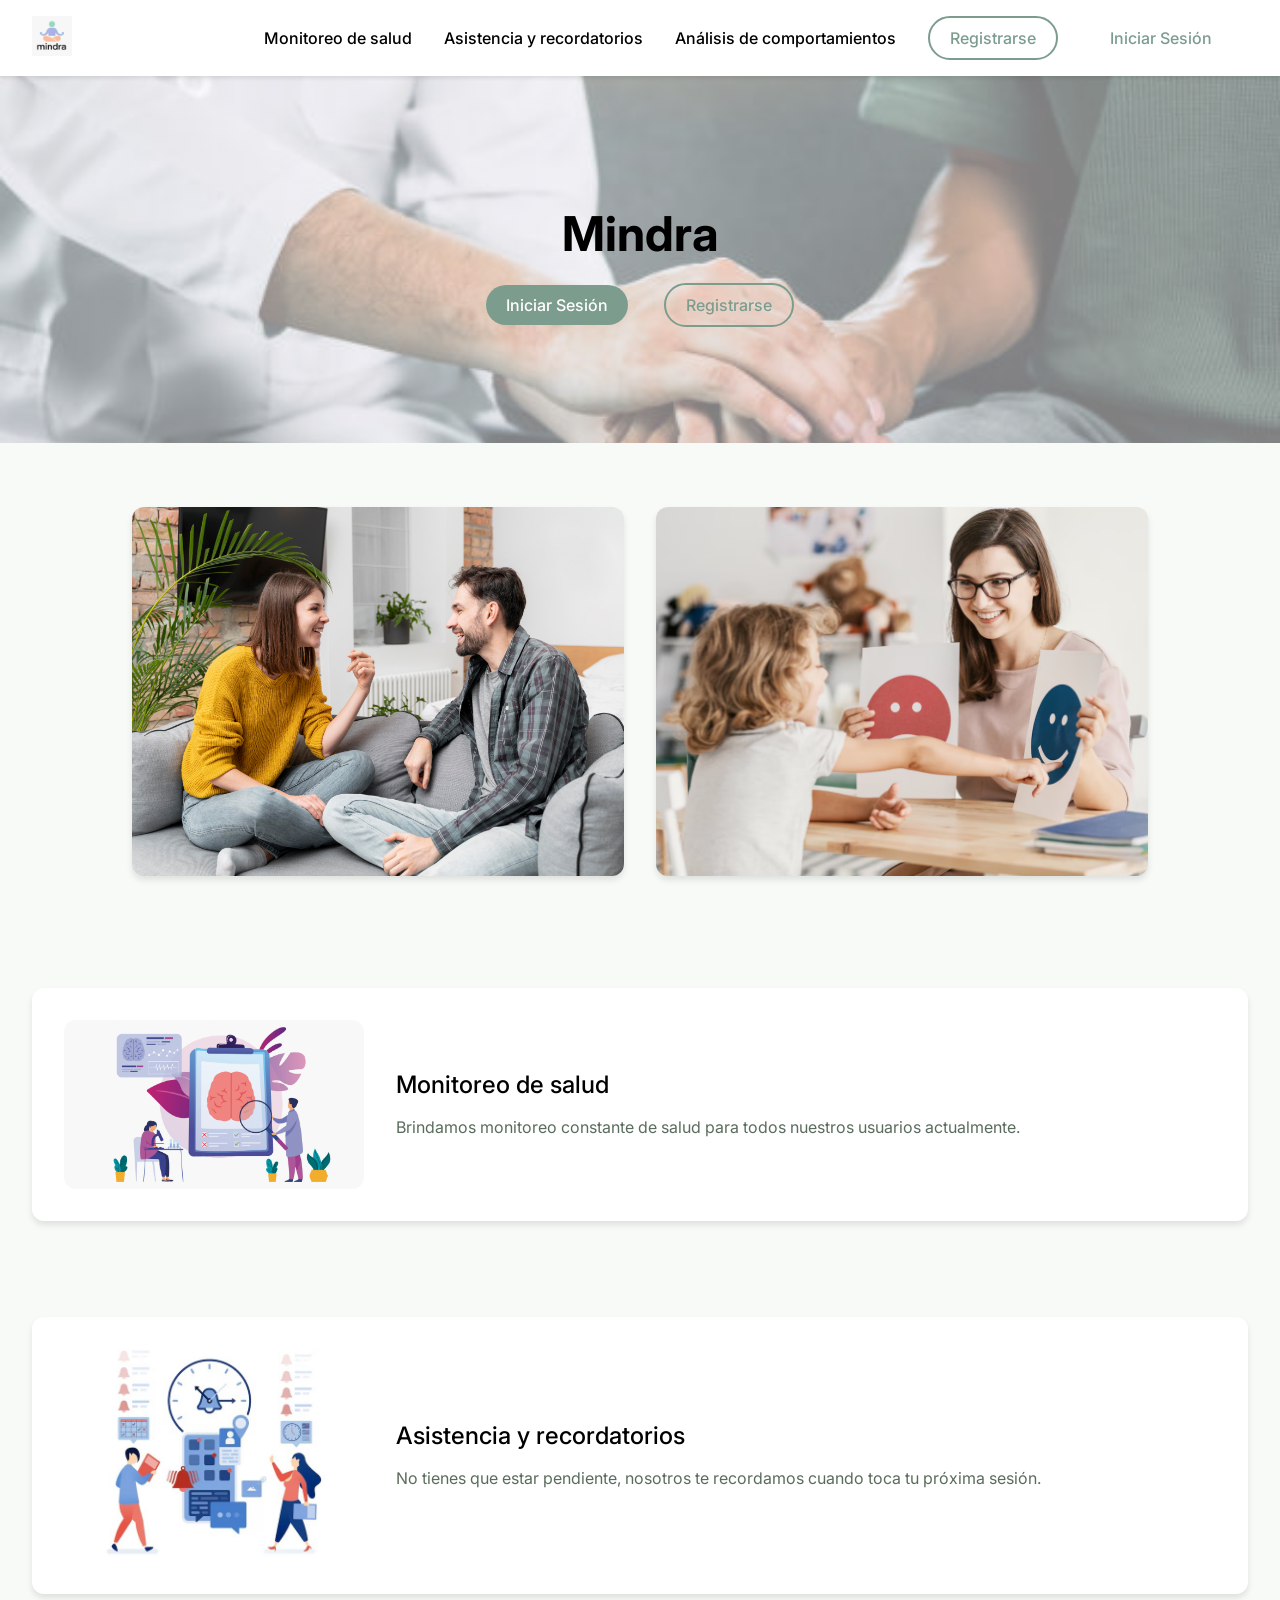
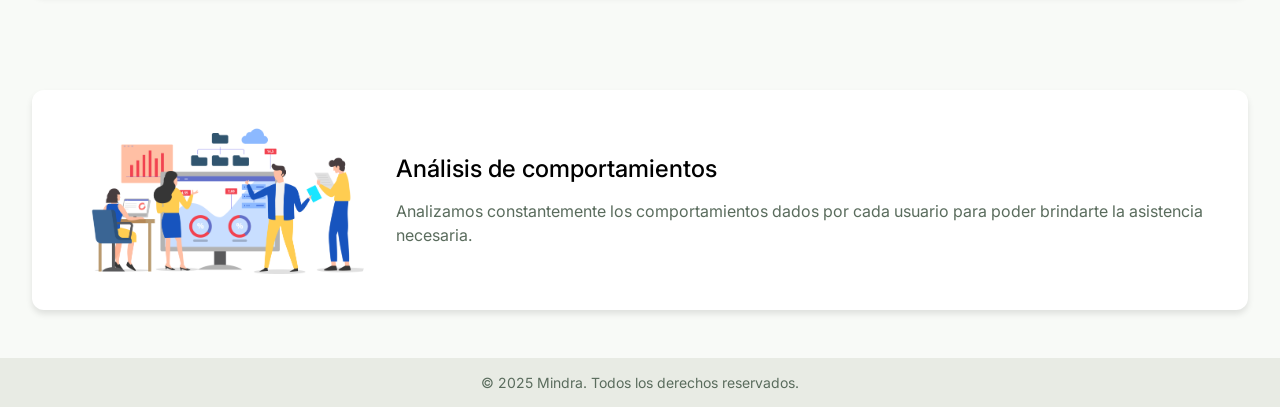
<file: public/index.html>
<!DOCTYPE html>
<html lang="es">
<head>
    <meta charset="UTF-8">
    <meta name="viewport" content="width=device-width, initial-scale=1.0">
    <title>Mindra</title>
    <link rel="stylesheet" href="assets/styles/styles.css">
    <link href="https://fonts.googleapis.com/css2?family=Inter:wght@400;500;700&display=swap" rel="stylesheet">
    <link rel="icon" type="image/x-icon" href="favicon.ico">
</head>
<body>
    <header>
        <div class="logo">
            <img src="assets/images/logo.jpg" alt="Mindra Logo" class="logo-img">
        </div>
        <nav>
            <div class="menu-toggle" id="menu-toggle">&#9776;</div>
            <ul id="menu" class="menu">
                <li><a href="#" id="Monitoreo">Monitoreo de salud</a></li>
                <li><a href="#" id="Asistencia">Asistencia y recordatorios</a></li>
                <li><a href="#" id="Analisis">Análisis de comportamientos</a></li>
                <li><a href="#" class="btn secondary">Registrarse</a></li>
                <li><a href="#" class="btn tertiary">Iniciar Sesión</a></li>
            </ul>
        </nav>
    </header>
    <main>
        <section id="hero" style="background-image: linear-gradient(rgba(255, 255, 255, 0.5), rgba(255, 255, 255, 0.5)), url('assets/images/hero.jpg');">
            <h1>Mindra</h1>
            <div class="btn-group">
                <a href="#login" class="btn primary">Iniciar Sesión</a>
                <a href="#register" class="btn secondary">Registrarse</a>
            </div>
        </section>
        <section class="image-section">
            <div class="image-container">
                <img src="assets/images/Pareja.jpg" alt="Pareja">
                <img src="assets/images/Psicologa.jpg" alt="Psicologa">
            </div>
        </section>
        
<section id="MonitoreoCard" class="card-section">
    <div class="card-horizontal">
        <img src="assets/images/monitoreo.jpg" alt="Monitoreo de salud" class="card-img-horizontal">
        <div class="card-text">
            <h3>Monitoreo de salud</h3>
            <p>Brindamos monitoreo constante de salud para todos nuestros usuarios actualmente.</p>
        </div>
    </div>
</section>


<section id="AsistenciaCard" class="card-section">
    <div class="card-horizontal">
        <img src="assets/images/recordatorios.jpg" alt="Asistencia y recordatorios" class="card-img-horizontal">
        <div class="card-text">
            <h3>Asistencia y recordatorios</h3>
            <p>No tienes que estar pendiente, nosotros te recordamos cuando toca tu próxima sesión.</p>
        </div>
    </div>
</section>


<section id="AnalisisCard" class="card-section">
    <div class="card-horizontal">
        <img src="assets/images/analisis.jpg" alt="Análisis de comportamientos" class="card-img-horizontal">
        <div class="card-text">
            <h3>Análisis de comportamientos</h3>
            <p>Analizamos constantemente los comportamientos dados por cada usuario para poder brindarte la asistencia necesaria.</p>
        </div>
    </div>
</section>

    </main>
    <footer>
        <p>© 2025 Mindra. Todos los derechos reservados.</p>
    </footer>

<template id="loginTemplate">
    <div class="modal" id="loginModal">
        <div class="modal-content">
            <span class="close" id="closeLogin">&times;</span>
            <h2>Iniciar Sesión</h2>
            <input type="text" placeholder="Correo">
            <input type="password" placeholder="Contraseña">
            <button class="btn primary">Entrar</button>
        </div>
    </div>
</template>

<template id="registerTemplate">
    <div class="modal" id="registerModal">
        <div class="modal-content">
            <span class="close" id="closeRegister">&times;</span>
            <h2>Registrarse</h2>
            <input type="text" placeholder="Nombre">
            <input type="email" placeholder="Correo">
            <input type="password" placeholder="Contraseña">
            <button class="btn primary">Registrarse</button>
        </div>
    </div>
</template>
<script src="assets/scripts/main.js"></script>
</body>
</html>
</file>
<file: public/assets/styles/styles.css>
* {
    margin: 0;
    padding: 0;
    box-sizing: border-box;
    font-family: 'Inter', sans-serif;
}

header {
    position: sticky;
    top: 0;
    z-index: 1000;
    display: flex;
    justify-content: space-between;
    align-items: center;
    padding: 1rem 2rem;
    background-color: rgba(255, 255, 255, 0.9);
    box-shadow: 0 2px 4px rgba(0, 0, 0, 0.1);
}

.logo-img {
    height: 40px;
}

nav ul {
    display: flex;
    list-style: none;
}

nav ul li {
    margin: 0 1rem;
    position: relative;
}

nav ul li a {
    color: #000000;
    font-size: 16px;
    text-decoration: none;
    font-weight: 500;
}

nav ul li a:hover {
    color: #7C9D8E;
}

.sub-menu {
    display: none;
    position: absolute;
    top: 100%;
    left: 0;
    background-color: #FFFFFF;
    box-shadow: 0 4px 6px rgba(0, 0, 0, 0.1);
    min-width: 150px;
    padding: 0.5rem 0;
    z-index: 1000;
}

.sub-menu a {
    display: block;
    padding: 0.5rem 1rem;
    color: #000000;
    text-decoration: none;
}

.sub-menu a:hover {
    background-color: #F8FAF7;
}

.btn {
    padding: 10px 20px;
    border-radius: 25px;
    text-decoration: none;
    font-weight: 500;
    font-size: 16px;
}

.btn.primary {
    background-color: #7C9D8E;
    color: #FFFFFF;
}

.btn.secondary {
    border: 2px solid #7C9D8E;
    color: #7C9D8E;
    background-color: transparent;
}

.btn.tertiary {
    color: #7C9D8E;
}

#hero {
    background-size: cover;
    background-position: center;
    text-align: center;
    padding: 8rem 0;
    color: #000000;
}

#hero h1 {
    font-size: 48px;
    font-weight: 700;
    margin-bottom: 2rem;
}

.btn-group {
    margin-top: 2rem;
}

.btn-group .btn {
    margin: 0 1rem;
}

.image-section {
    padding: 4rem 2rem;
    background-color: #F8FAF7;
    text-align: center;
}

.image-container {
    display: flex;
    justify-content: center;
    gap: 2rem;
    max-width: 90%;
    margin: 0 auto;
}

.image-container img {
    width: 45%;
    border-radius: 12px;
    box-shadow: 0 4px 6px rgba(0, 0, 0, 0.1);
}

#inicio {
    padding: 4rem 2rem;
    background-color: #F8FAF7;
    text-align: center;
}

#inicio h2 {
    font-size: 32px;
    font-weight: 500;
    color: #000000;
    margin-bottom: 2rem;
}

.cards-container {
    display: grid;
    grid-template-columns: repeat(auto-fit, minmax(18rem, 1fr));
    gap: 2rem;
    max-width: 90%;
    margin: 0 auto;
}

.card {
    background-color: #FFFFFF;
    border-radius: 12px;
    box-shadow: 0 4px 6px rgba(0, 0, 0, 0.1);
    padding: 1.5rem;
    transition: box-shadow 0.3s ease;
}

.card:hover {
    box-shadow: 0 6px 12px rgba(0, 0, 0, 0.15);
}

.card img {
    width: 100%;
    border-radius: 8px;
    margin-bottom: 1rem;
}

.card h3 {
    font-size: 24px;
    font-weight: 500;
    color: #000000;
    margin-bottom: 1rem;
}

.card p {
    font-size: 16px;
    line-height: 24px;
    color: #5A6C5D;
}

footer {
    background-color: #E8EBE4;
    text-align: center;
    padding: 1rem;
    color: #5A6C5D;
    font-size: 14px;
}
.card-section {
    padding: 3rem 2rem;
    background-color: #F8FAF7;
    display: flex;
    justify-content: center;
}

.card-horizontal {
    display: flex;
    align-items: center;
    gap: 2rem;
    width: 100%;
    background-color: #FFFFFF;
    padding: 2rem;
    border-radius: 12px;
    box-shadow: 0 4px 6px rgba(0, 0, 0, 0.1);
    flex-wrap: wrap;
    max-width: 1400px;
}

.card-img-horizontal {
    flex: 1 1 300px;
    max-width: 300px;
    border-radius: 12px;
    width: 100%;
}

.card-text {
    flex: 2 1 400px;
}

.card-text h3 {
    font-size: 24px;
    font-weight: 500;
    color: #000000;
    margin-bottom: 1rem;
}

.card-text p {
    font-size: 16px;
    line-height: 24px;
    color: #5A6C5D;
}

.menu-toggle {
    display: none;
    font-size: 28px;
    cursor: pointer;
}

@media (max-width: 768px) {
    nav {
        flex-direction: column;
        align-items: flex-start;
    }

    .menu-toggle {
        display: block;
        margin-left: auto;
    }

    .menu {
        display: none;
        flex-direction: column;
        width: 100%;
    }

    .menu.active {
        display: flex;
    }

    nav ul li {
        margin: 1rem 0;
    }

    nav ul li a.btn {
        display: inline-block;
        margin-left: 0;
    }
}


.modal {
    display: none;
    position: fixed;
    z-index: 9999;
    left: 0;
    top: 0;
    width: 100%;
    height: 100%;
    overflow: auto;
    background-color: rgba(0,0,0,0.6);
}

.modal-content {
    background-color: #fff;
    margin: 10% auto;
    padding: 20px;
    border-radius: 12px;
    width: 90%;
    max-width: 400px;
    box-shadow: 0 4px 8px rgba(0,0,0,0.2);
    position: relative;

    display: flex;
    flex-direction: column;
    align-items: center;
    gap: 10px;
}

.close {
    color: #aaa;
    position: absolute;
    top: 10px;
    right: 20px;
    font-size: 28px;
    cursor: pointer;
}

.close:hover {
    color: #000;
}

.modal-content input {
    width: 80%;
    padding: 10px;
    margin: 10px 0;
    border-radius: 8px;
    border: 1px solid #ccc;
}

.modal-content button {
    align-self: center;
    padding: 10px 20px;
    border-radius: 25px;
    background-color: #7C9D8E;
    color: #FFFFFF;
    border: none;
    cursor: pointer;
}

.modal-content button:hover {
    background-color: #688779;
}
</file>
